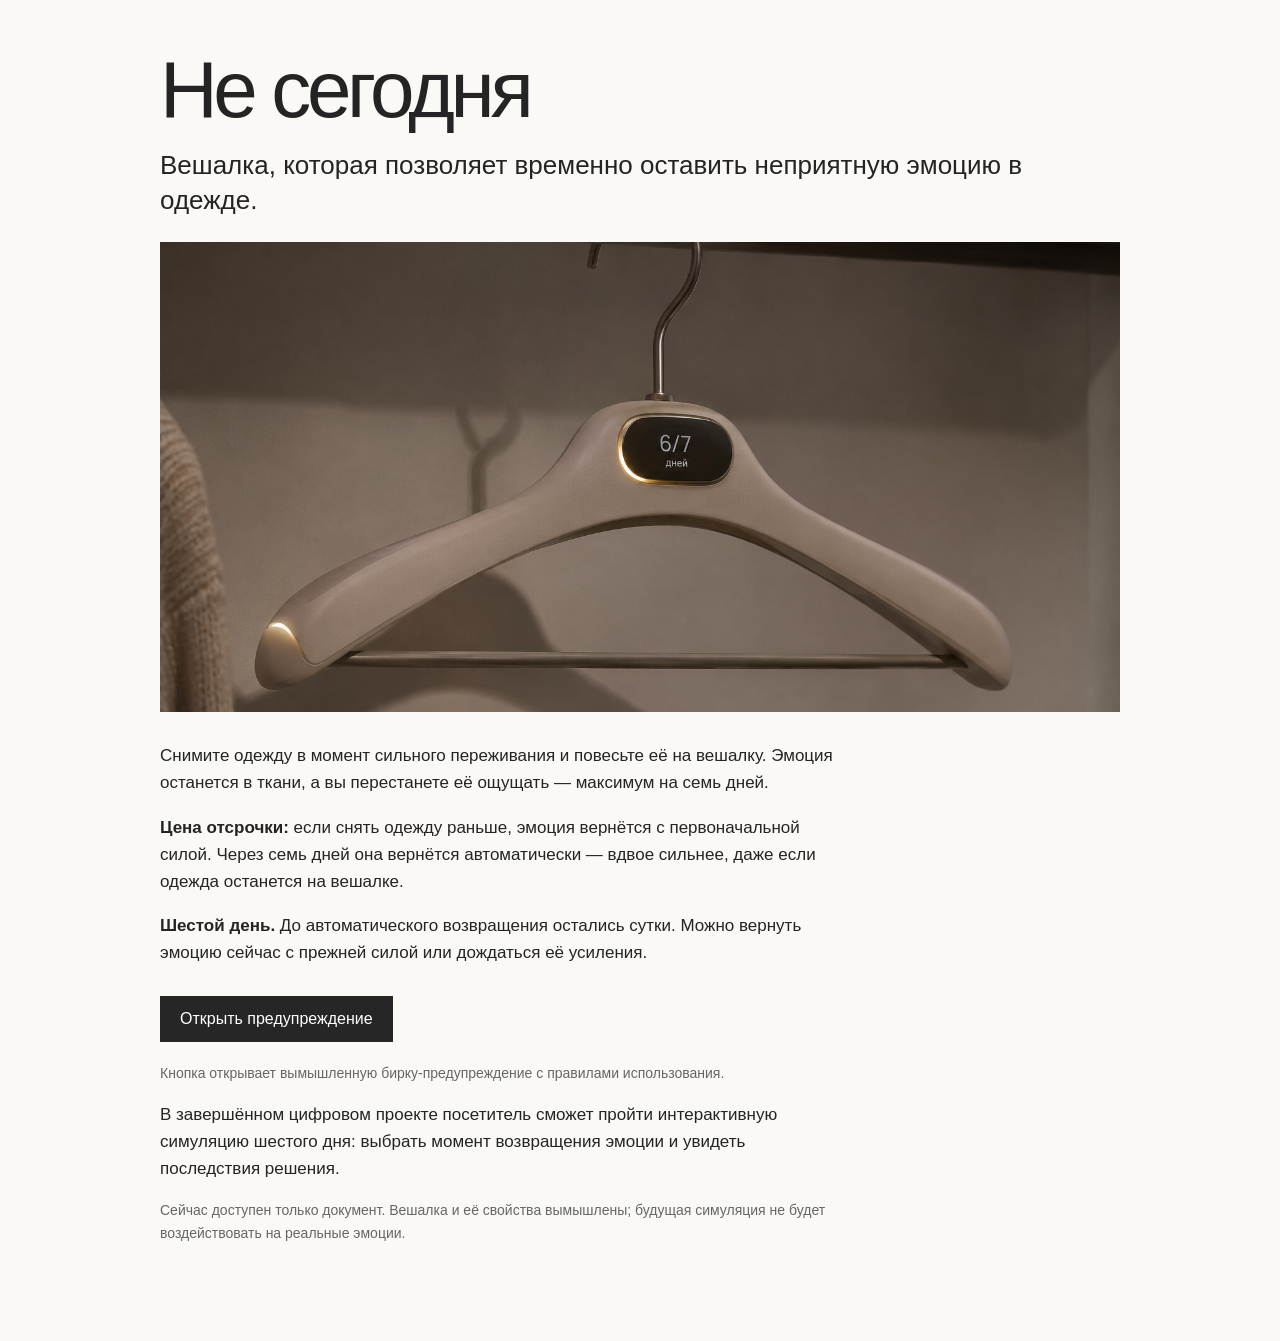
<file: index.html>
<!doctype html>
<html lang="ru">
<head>
<meta charset="utf-8">
<meta name="viewport" content="width=device-width, initial-scale=1">
<title>Не сегодня — вешалка для эмоций</title>
<meta name="description" content="«Не сегодня» — вымышленная вешалка для временного хранения неприятных эмоций. Учебный проект, дизайн-фикция.">
<link rel="stylesheet" href="styles.css">
</head>
<body>
<main>
<h1>Не сегодня</h1>
<p class="subtitle">Вешалка, которая позволяет временно оставить неприятную эмоцию в одежде.</p>
<img class="photo" src="hanger.png" alt="Вымышленная вешалка «Не сегодня» с индикатором шестого дня из семи">
<div class="content">
<p>Снимите одежду в момент сильного переживания и повесьте её на вешалку. Эмоция останется в ткани, а вы перестанете её ощущать — максимум на семь дней.</p>
<p><span class="label">Цена отсрочки:</span> если снять одежду раньше, эмоция вернётся с первоначальной силой. Через семь дней она вернётся автоматически — вдвое сильнее, даже если одежда останется на вешалке.</p>
<p><span class="label">Шестой день.</span> До автоматического возвращения остались сутки. Можно вернуть эмоцию сейчас с прежней силой или дождаться её усиления.</p>
<a class="button" href="warning.html">Открыть предупреждение</a>
<p class="small">Кнопка открывает вымышленную бирку-предупреждение с правилами использования.</p>
<p>В завершённом цифровом проекте посетитель сможет пройти интерактивную симуляцию шестого дня: выбрать момент возвращения эмоции и увидеть последствия решения.</p>
<p class="small">Сейчас доступен только документ. Вешалка и её свойства вымышлены; будущая симуляция не будет воздействовать на реальные эмоции.</p>
</div>
</main>
</body>
</html>
</file>
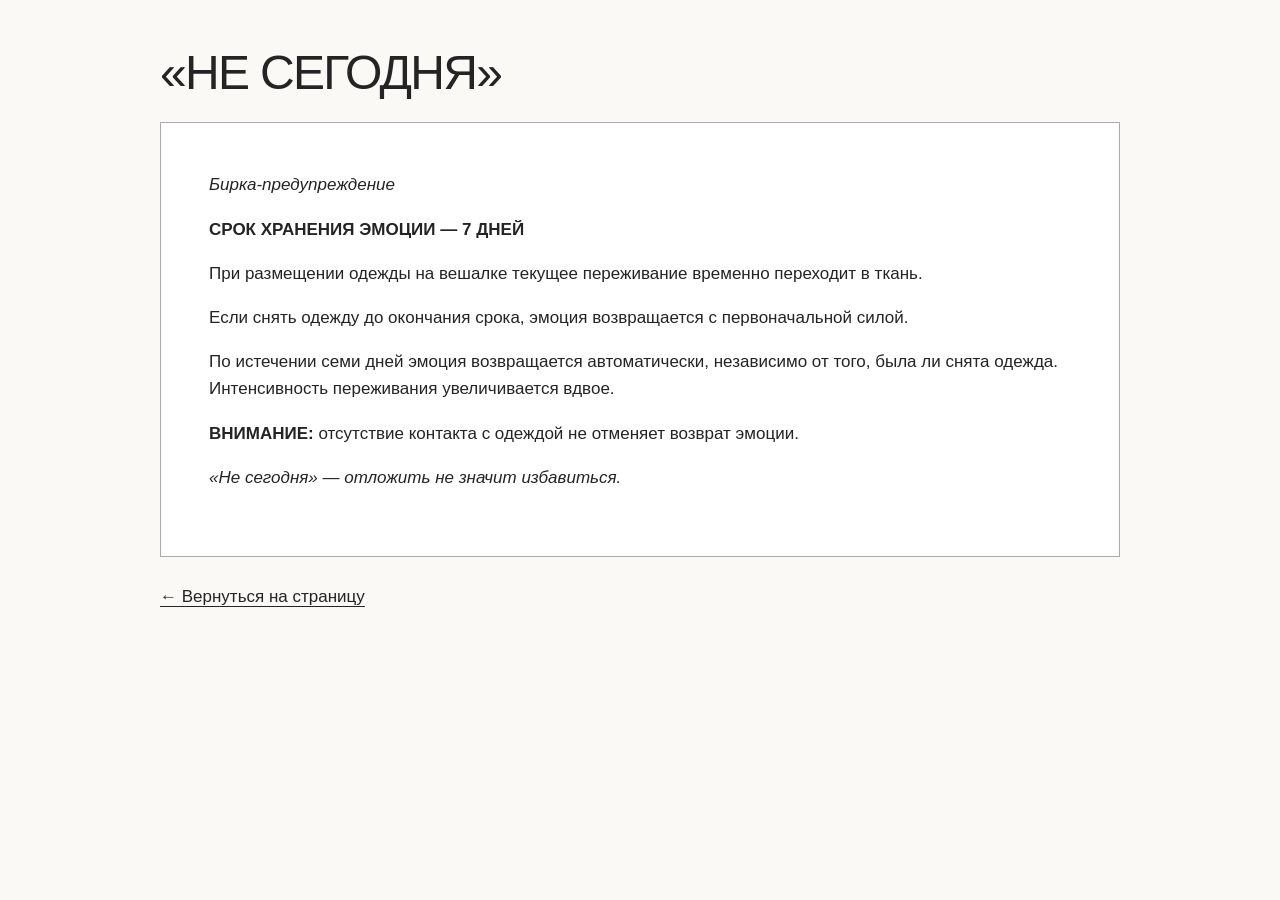
<file: warning.html>
<!doctype html>
<html lang="ru">
<head><meta charset="utf-8"><meta name="viewport" content="width=device-width, initial-scale=1"><title>Бирка-предупреждение — Не сегодня</title><link rel="stylesheet" href="styles.css"></head>
<body><main>
<h1 class="warning-title">«НЕ СЕГОДНЯ»</h1>
<article class="warning-sheet">
<p><em>Бирка-предупреждение</em></p>
<p><strong>СРОК ХРАНЕНИЯ ЭМОЦИИ — 7 ДНЕЙ</strong></p>
<p>При размещении одежды на вешалке текущее переживание временно переходит в ткань.</p>
<p>Если снять одежду до окончания срока, эмоция возвращается с первоначальной силой.</p>
<p>По истечении семи дней эмоция возвращается автоматически, независимо от того, была ли снята одежда. Интенсивность переживания увеличивается вдвое.</p>
<p><strong>ВНИМАНИЕ:</strong> отсутствие контакта с одеждой не отменяет возврат эмоции.</p>
<p><em>«Не сегодня» — отложить не значит избавиться.</em></p>
</article>
<p><a class="back" href="index.html">← Вернуться на страницу</a></p>
</main></body></html>
</file>
<file: styles.css>
:root{font-family:Arial,Helvetica,sans-serif;color:#242424;background:#faf9f6}*{box-sizing:border-box}body{margin:0}main{width:min(100% - 40px,960px);margin:0 auto;padding:48px 0 80px}.status{font-size:12px;color:#666;margin:0 0 30px}h1{font-size:clamp(44px,7vw,80px);font-weight:500;letter-spacing:-.055em;line-height:1.05;margin:0 0 16px}.subtitle{font-size:clamp(19px,2.5vw,26px);line-height:1.35;margin:0 0 24px}.photo{display:block;width:100%;height:auto;max-height:470px;object-fit:cover;object-position:center;margin:24px 0 30px}.content{max-width:680px}p{font-size:17px;line-height:1.6;margin:0 0 17px}.label{font-weight:600}.button{display:inline-block;background:#262626;color:#fff;text-decoration:none;padding:14px 20px;margin:12px 0 20px;font-size:16px}.button:hover,.button:focus-visible{background:#555}.small{font-size:14px;color:#666}.warning-title{font-size:clamp(30px,5vw,48px);letter-spacing:-.035em;margin-bottom:24px}.warning-sheet{border:1px solid #aaa;background:#fff;padding:clamp(22px,5vw,48px);margin:22px 0 26px}.warning-sheet h2{font-size:24px;font-weight:500;margin:0 0 20px}.warning-sheet .term{font-size:42px;letter-spacing:-.04em;margin:0 0 8px}.warning-sheet .alert{font-weight:600}.back{color:#242424;text-underline-offset:4px}@media(max-width:600px){main{width:min(100% - 32px,960px);padding:28px 0 56px}.photo{margin:18px 0 24px}p{font-size:16px}}
</file>
